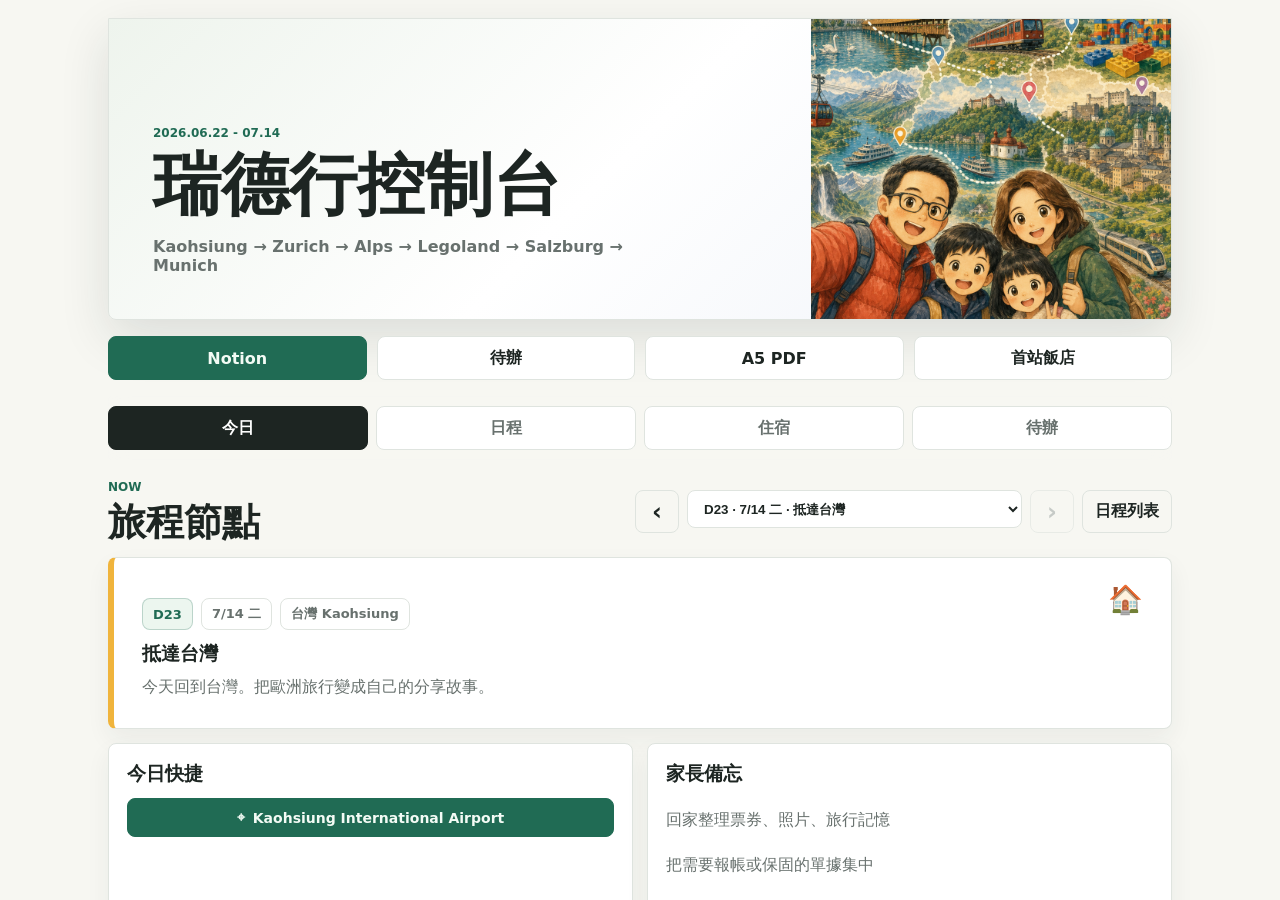
<file: index.html>
<!doctype html>
<html lang="zh-Hant">
  <head>
    <meta charset="utf-8" />
    <meta name="viewport" content="width=device-width, initial-scale=1" />
    <meta http-equiv="refresh" content="0; url=./trip-control-panel/" />
    <title>2026 瑞德行控制台</title>
    <link rel="icon" href="data:," />
    <link rel="canonical" href="./trip-control-panel/" />
  </head>
  <body>
    <p><a href="./trip-control-panel/">前往 2026 瑞德行控制台</a></p>
  </body>
</html>
</file>
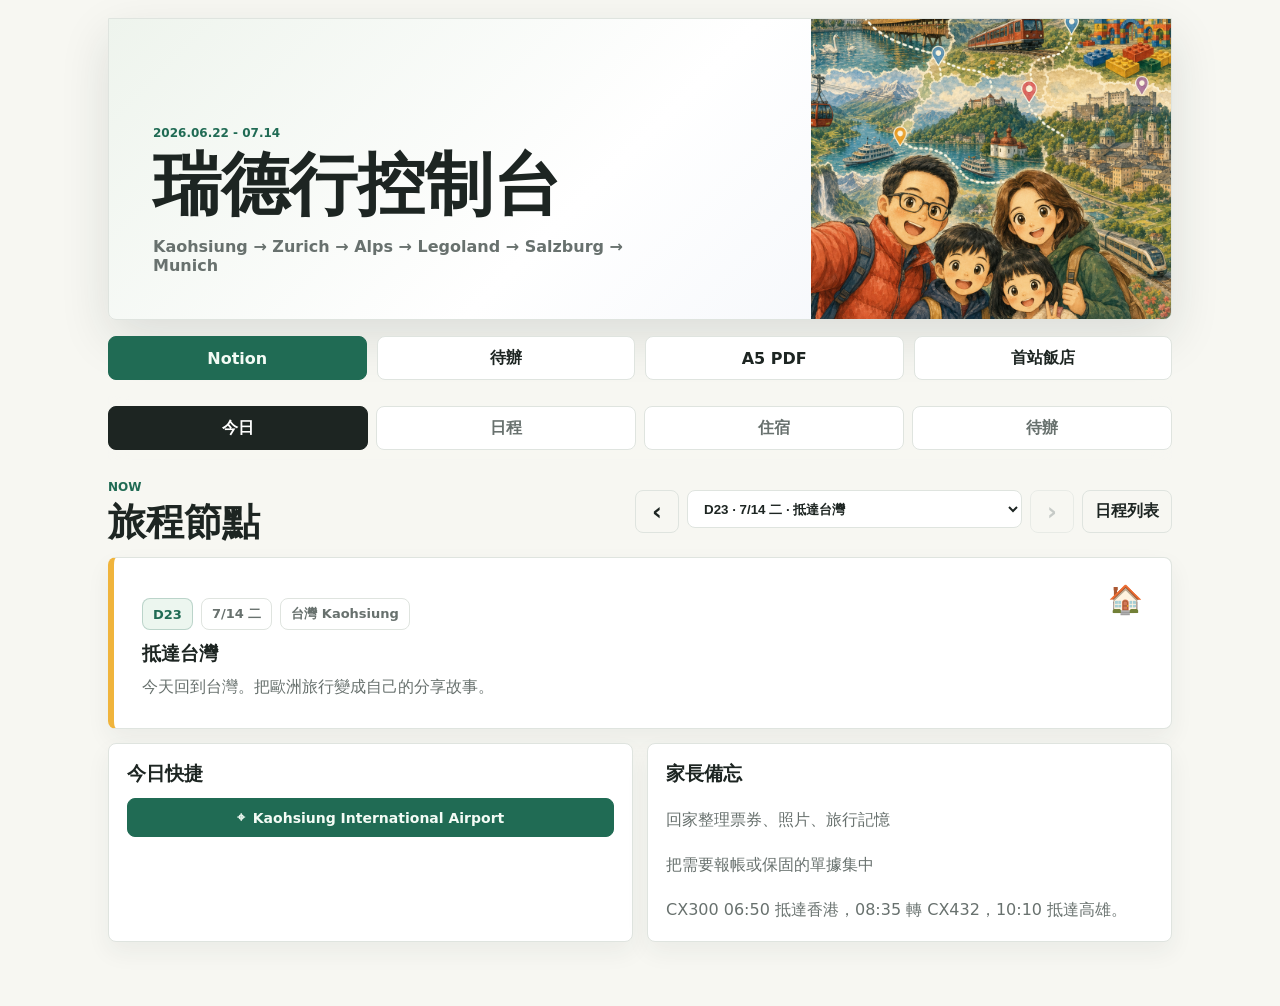
<file: trip-control-panel/index.html>
<!doctype html>
<html lang="zh-Hant">
  <head>
    <meta charset="utf-8" />
    <meta name="viewport" content="width=device-width, initial-scale=1, viewport-fit=cover" />
    <meta name="theme-color" content="#f7f7f2" />
    <title>2026 瑞德行控制台</title>
    <link rel="icon" href="data:," />
    <link rel="stylesheet" href="./styles.css?v=20260608-hero2" />
  </head>
  <body>
    <div class="shell">
      <header class="hero">
        <div class="hero-copy">
          <p class="eyebrow">2026.06.22 - 07.14</p>
          <h1>瑞德行控制台</h1>
          <p class="route">Kaohsiung → Zurich → Alps → Legoland → Salzburg → Munich</p>
        </div>
        <img src="../exports/assets/cover-family-route-hero.png?v=20260608-hero4" alt="瑞士德國奧地利旅行路線圖" />
      </header>

      <main>
        <section class="quick-strip" aria-label="常用入口">
          <a class="quick-button notion" href="https://www.notion.so/2bdd977afa3180a09e4ce5d7d716896c" target="_blank" rel="noreferrer">
            Notion
          </a>
          <button class="quick-button" type="button" data-open-view="actions">
            待辦
          </button>
          <a class="quick-button" href="../exports/2026-swiss-germany-austria-travel-learning-journal-a5.pdf?v=20260608" target="_blank">
            A5 PDF
          </a>
          <a class="quick-button" href="https://www.google.com/maps/search/?api=1&query=Hotel%20Monopol%20Luzern" target="_blank" rel="noreferrer">
            首站飯店
          </a>
        </section>

        <nav class="tabs" aria-label="控制台分頁">
          <button class="tab is-active" type="button" data-view="today">今日</button>
          <button class="tab" type="button" data-view="days">日程</button>
          <button class="tab" type="button" data-view="stays">住宿</button>
          <button class="tab" type="button" data-view="actions">待辦</button>
        </nav>

        <section class="view is-active" id="view-today" aria-labelledby="today-title">
          <div class="section-heading">
            <div>
              <p class="eyebrow">Now</p>
              <h2 id="today-title">旅程節點</h2>
            </div>
            <div class="day-switcher" aria-label="切換日期">
              <button class="ghost-button compact" type="button" id="prev-day">‹</button>
              <label class="select-wrap">
                <span class="sr-only">選擇日期</span>
                <select id="today-select"></select>
              </label>
              <button class="ghost-button compact" type="button" id="next-day">›</button>
              <button class="ghost-button" type="button" data-open-view="days">日程列表</button>
            </div>
          </div>
          <div id="spotlight"></div>
          <div class="today-grid">
            <div class="panel">
              <h3>今日快捷</h3>
              <div id="today-actions" class="action-list"></div>
            </div>
            <div class="panel">
              <h3>家長備忘</h3>
              <div id="today-notes" class="note-stack"></div>
            </div>
          </div>
        </section>

        <section class="view" id="view-days" aria-labelledby="days-title">
          <div class="section-heading">
            <div>
              <p class="eyebrow">D1 - D23</p>
              <h2 id="days-title">每日入口</h2>
            </div>
            <label class="search-box">
              <span>⌕</span>
              <input id="day-filter" type="search" placeholder="搜尋地點 / D7 / Salzburg" autocomplete="off" />
            </label>
          </div>
          <div id="day-list" class="day-list"></div>
        </section>

        <section class="view" id="view-stays" aria-labelledby="stays-title">
          <div class="section-heading">
            <div>
              <p class="eyebrow">Hotels</p>
              <h2 id="stays-title">住宿節點</h2>
            </div>
          </div>
          <div id="stay-list" class="stay-list"></div>
        </section>

        <section class="view" id="view-actions" aria-labelledby="actions-title">
          <div class="section-heading">
            <div>
              <p class="eyebrow">Before Departure</p>
              <h2 id="actions-title">出發前待辦</h2>
            </div>
            <div class="button-row heading-actions">
              <a class="ghost-button" href="./checklist.html" target="_blank">完整清單</a>
              <a class="ghost-button" href="https://www.notion.so/34fd977afa318129999eecc0099f921e" target="_blank" rel="noreferrer">Notion 待辦</a>
            </div>
          </div>
          <div id="action-board" class="action-board"></div>
        </section>
      </main>
    </div>

    <div class="toast" id="toast" role="status" aria-live="polite"></div>

    <dialog class="day-dialog" id="day-dialog">
      <div class="dialog-top">
        <div>
          <p class="eyebrow" id="dialog-code"></p>
          <h2 id="dialog-title"></h2>
        </div>
        <button class="icon-button" type="button" id="close-dialog" aria-label="關閉">×</button>
      </div>
      <div id="dialog-body"></div>
    </dialog>

    <script src="./app.js"></script>
  </body>
</html>
</file>
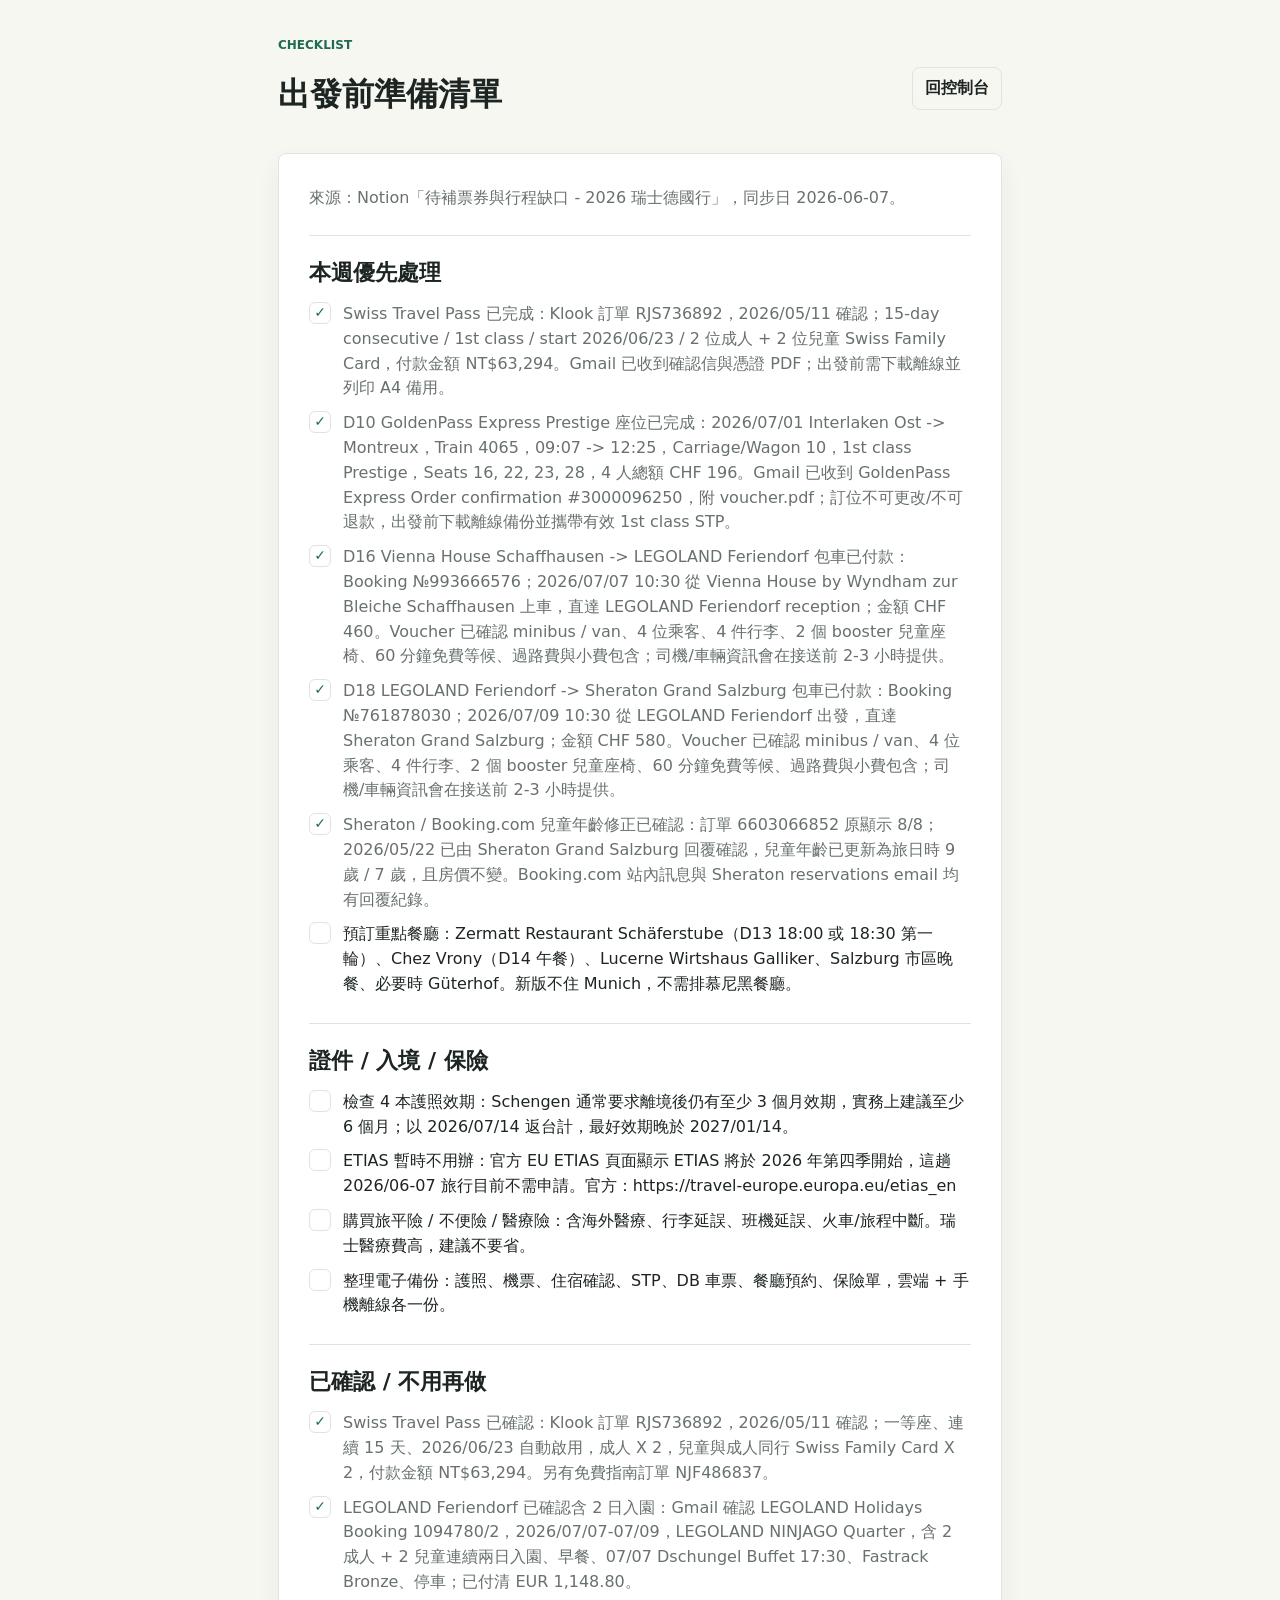
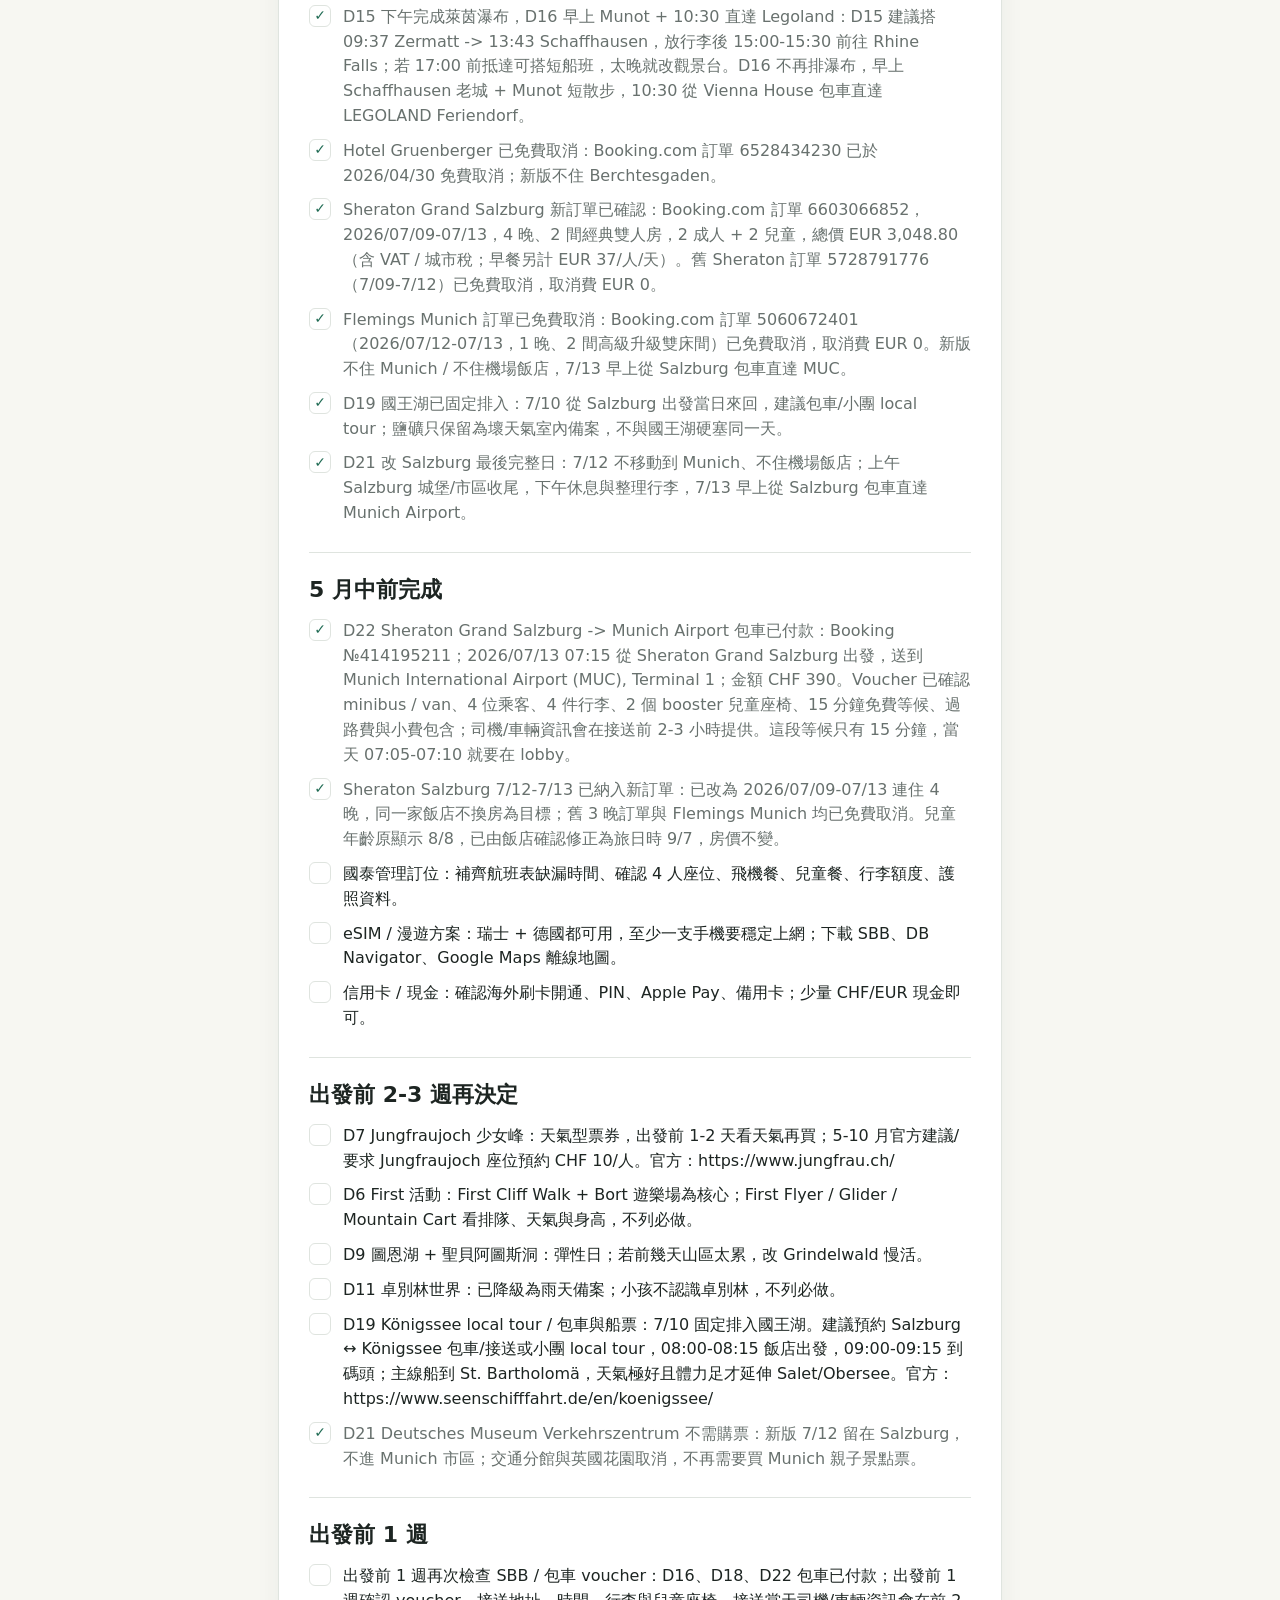
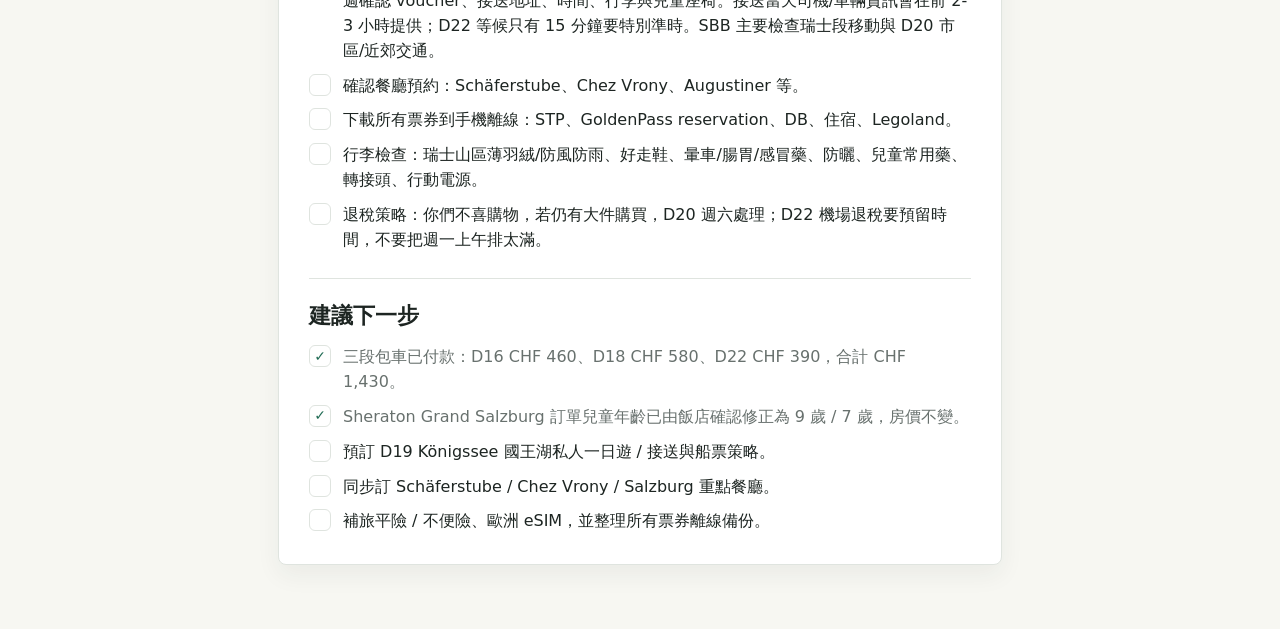
<file: trip-control-panel/checklist.html>
<!doctype html>
<html lang="zh-Hant">
  <head>
    <meta charset="utf-8" />
    <meta name="viewport" content="width=device-width, initial-scale=1, viewport-fit=cover" />
    <meta name="theme-color" content="#f7f7f2" />
    <title>出發前準備清單</title>
    <link rel="icon" href="data:," />
    <link rel="stylesheet" href="./styles.css" />
  </head>
  <body>
    <main class="shell checklist-shell">
      <div class="section-heading">
        <div>
          <p class="eyebrow">Checklist</p>
          <h1>出發前準備清單</h1>
        </div>
        <a class="ghost-button" href="./">回控制台</a>
      </div>
      <article class="markdown-body" id="checklist-content">
        <p>載入中...</p>
      </article>
    </main>

    <script src="./checklist.js"></script>
  </body>
</html>
</file>
<file: trip-control-panel/styles.css>
:root {
  color-scheme: light;
  --paper: #f7f7f2;
  --ink: #1d2522;
  --muted: #68716e;
  --line: #dfe4df;
  --panel: #ffffff;
  --green: #206b54;
  --green-ink: #f3fbf5;
  --blue: #2f6690;
  --sun: #f0b43c;
  --rust: #ad5d3c;
  --shadow: 0 18px 50px rgba(28, 45, 42, 0.12);
}

* {
  box-sizing: border-box;
}

html {
  min-height: 100%;
  background: var(--paper);
}

body {
  margin: 0;
  min-height: 100%;
  color: var(--ink);
  font-family:
    ui-sans-serif,
    system-ui,
    -apple-system,
    BlinkMacSystemFont,
    "Segoe UI",
    sans-serif;
  letter-spacing: 0;
}

button,
input {
  font: inherit;
}

a {
  color: inherit;
  text-decoration: none;
}

.shell {
  width: min(1120px, 100%);
  margin: 0 auto;
  padding: 18px clamp(14px, 3vw, 28px) 64px;
}

.hero {
  min-height: 300px;
  display: grid;
  grid-template-columns: minmax(0, 1fr) minmax(240px, 360px);
  align-items: end;
  gap: 24px;
  overflow: hidden;
  border-radius: 0 0 8px 8px;
  background: linear-gradient(135deg, #eef4ed 0%, #ffffff 48%, #eef2f8 100%);
  border: 1px solid var(--line);
  box-shadow: var(--shadow);
}

.hero-copy {
  padding: clamp(24px, 5vw, 44px);
}

.hero h1,
.section-heading h2,
.dialog-top h2 {
  margin: 0;
  line-height: 1.08;
}

.hero h1 {
  max-width: 8em;
  font-size: clamp(34px, 7vw, 68px);
  letter-spacing: 0;
}

.hero img {
  width: 100%;
  height: 300px;
  object-fit: cover;
  object-position: center bottom;
  align-self: stretch;
}

.eyebrow {
  margin: 0 0 8px;
  color: var(--green);
  font-size: 12px;
  font-weight: 800;
  letter-spacing: 0;
  text-transform: uppercase;
}

.route {
  max-width: 520px;
  margin: 16px 0 0;
  color: var(--muted);
  font-weight: 650;
}

.quick-strip {
  display: grid;
  grid-template-columns: repeat(4, minmax(0, 1fr));
  gap: 10px;
  margin: 16px 0;
}

.quick-button,
.link-button,
.ghost-button,
.tab,
.chip,
.icon-button {
  min-height: 44px;
  border: 1px solid var(--line);
  border-radius: 8px;
  background: var(--panel);
  color: var(--ink);
  cursor: pointer;
  -webkit-tap-highlight-color: transparent;
}

.quick-button,
.link-button,
.ghost-button {
  display: inline-flex;
  align-items: center;
  justify-content: center;
  gap: 8px;
  padding: 10px 12px;
  font-weight: 750;
}

.quick-button {
  width: 100%;
}

.quick-button.notion,
.link-button.primary {
  background: var(--green);
  border-color: var(--green);
  color: var(--green-ink);
}

.tabs {
  position: sticky;
  top: 0;
  z-index: 10;
  display: grid;
  grid-template-columns: repeat(4, minmax(0, 1fr));
  gap: 8px;
  padding: 10px 0;
  background: rgba(247, 247, 242, 0.9);
  backdrop-filter: blur(10px);
}

.tab {
  font-weight: 850;
  color: var(--muted);
}

.tab.is-active {
  background: var(--ink);
  border-color: var(--ink);
  color: #fff;
}

.view {
  display: none;
}

.view.is-active {
  display: block;
}

.section-heading {
  display: flex;
  align-items: center;
  justify-content: space-between;
  gap: 12px;
  margin: 20px 0 14px;
}

.heading-actions,
.day-switcher {
  justify-content: flex-end;
}

.day-switcher {
  display: flex;
  flex-wrap: wrap;
  gap: 8px;
}

.ghost-button.compact {
  width: 44px;
  padding: 0;
  font-size: 24px;
}

.ghost-button:disabled {
  color: #a6adab;
  cursor: default;
  opacity: 0.6;
}

.select-wrap {
  min-width: min(330px, 100%);
}

.select-wrap select {
  width: 100%;
  min-height: 38px;
  padding: 0 34px 0 12px;
  border: 1px solid var(--line);
  border-radius: 8px;
  background: #fff;
  color: var(--ink);
  font-weight: 800;
}

.sr-only {
  position: absolute;
  width: 1px;
  height: 1px;
  overflow: hidden;
  clip: rect(0 0 0 0);
  white-space: nowrap;
}

.section-heading h2 {
  font-size: clamp(24px, 4vw, 38px);
}

.search-box {
  display: flex;
  min-width: min(360px, 100%);
  align-items: center;
  gap: 8px;
  border: 1px solid var(--line);
  border-radius: 8px;
  background: #fff;
  padding: 0 12px;
}

.search-box input {
  width: 100%;
  min-height: 44px;
  border: 0;
  outline: 0;
  background: transparent;
  color: var(--ink);
}

.spotlight-card,
.day-card,
.stay-card,
.todo-card,
.panel {
  border: 1px solid var(--line);
  border-radius: 8px;
  background: var(--panel);
  box-shadow: 0 10px 24px rgba(31, 47, 44, 0.06);
}

.spotlight-card {
  display: grid;
  grid-template-columns: minmax(0, 1fr) auto;
  gap: 16px;
  padding: clamp(18px, 3vw, 28px);
  border-left: 6px solid var(--sun);
}

.day-meta {
  display: flex;
  flex-wrap: wrap;
  gap: 8px;
  margin: 12px 0;
}

.chip {
  display: inline-flex;
  align-items: center;
  min-height: 32px;
  padding: 5px 10px;
  color: var(--muted);
  font-size: 13px;
  font-weight: 750;
  cursor: default;
}

.chip.accent {
  border-color: rgba(32, 107, 84, 0.24);
  background: #ecf6ef;
  color: var(--green);
}

.spotlight-card h3,
.day-card h3,
.stay-card h3,
.todo-card h4,
.panel h3 {
  margin: 0;
  font-size: 19px;
  line-height: 1.2;
}

.spotlight-card p,
.day-card p,
.stay-card p,
.todo-card p,
.panel p {
  margin: 10px 0 0;
  color: var(--muted);
  line-height: 1.55;
}

.today-grid {
  display: grid;
  grid-template-columns: minmax(0, 1fr) minmax(0, 1fr);
  gap: 14px;
  margin-top: 14px;
}

.panel {
  padding: 18px;
}

.action-list,
.note-stack {
  display: grid;
  gap: 10px;
  margin-top: 14px;
}

.day-list,
.stay-list,
.action-board {
  display: grid;
  gap: 12px;
}

.todo-summary {
  display: flex;
  flex-wrap: wrap;
  gap: 8px;
}

.todo-summary span,
.completed-details summary {
  border: 1px solid var(--line);
  border-radius: 8px;
  background: #fff;
  padding: 10px 12px;
  color: var(--muted);
  font-weight: 850;
}

.completed-details {
  display: grid;
  gap: 10px;
}

.completed-details summary {
  cursor: pointer;
  list-style-position: inside;
}

.completed-list {
  display: grid;
  gap: 12px;
  margin-top: 12px;
}

.day-list {
  grid-template-columns: repeat(auto-fill, minmax(250px, 1fr));
}

.day-card {
  display: grid;
  gap: 12px;
  padding: 16px;
}

.day-card-top {
  display: flex;
  align-items: flex-start;
  justify-content: space-between;
  gap: 10px;
}

.day-code {
  display: inline-flex;
  min-width: 50px;
  min-height: 50px;
  align-items: center;
  justify-content: center;
  border-radius: 8px;
  background: var(--ink);
  color: #fff;
  font-weight: 900;
}

.day-icon {
  font-size: 28px;
  line-height: 1;
}

.button-row {
  display: flex;
  flex-wrap: wrap;
  gap: 8px;
}

.link-button {
  min-height: 38px;
  flex: 1 1 112px;
  font-size: 14px;
}

.ghost-button {
  min-height: 38px;
  background: transparent;
}

.stay-card {
  display: grid;
  grid-template-columns: minmax(0, 1fr) auto;
  gap: 12px;
  padding: 16px;
}

.stay-days {
  display: flex;
  flex-wrap: wrap;
  gap: 6px;
  margin-top: 12px;
}

.todo-card {
  display: grid;
  grid-template-columns: auto minmax(0, 1fr);
  gap: 12px;
  padding: 16px;
}

.todo-section {
  display: grid;
  gap: 10px;
}

.todo-section h3 {
  margin: 8px 0 0;
  font-size: 18px;
}

.todo-section-list {
  display: grid;
  gap: 10px;
}

.todo-dot {
  width: 12px;
  height: 12px;
  margin-top: 5px;
  border-radius: 50%;
  background: var(--rust);
}

.todo-card.done .todo-dot {
  background: var(--green);
}

.toast {
  position: fixed;
  left: 50%;
  bottom: 22px;
  z-index: 30;
  transform: translateX(-50%) translateY(24px);
  min-width: 220px;
  max-width: min(420px, calc(100vw - 32px));
  padding: 12px 14px;
  border-radius: 8px;
  background: var(--ink);
  color: #fff;
  opacity: 0;
  pointer-events: none;
  transition:
    opacity 160ms ease,
    transform 160ms ease;
  text-align: center;
  font-weight: 800;
}

.toast.is-visible {
  opacity: 1;
  transform: translateX(-50%);
}

.day-dialog {
  width: min(720px, calc(100vw - 24px));
  max-height: min(760px, calc(100vh - 32px));
  border: 0;
  border-radius: 8px;
  padding: 0;
  color: var(--ink);
  box-shadow: var(--shadow);
}

.day-dialog::backdrop {
  background: rgba(20, 30, 28, 0.48);
}

.dialog-top {
  display: flex;
  align-items: flex-start;
  justify-content: space-between;
  gap: 12px;
  padding: 20px 20px 12px;
  border-bottom: 1px solid var(--line);
}

.icon-button {
  width: 42px;
  height: 42px;
  padding: 0;
  font-size: 28px;
  line-height: 1;
}

#dialog-body {
  padding: 16px 20px 22px;
}

.dialog-section {
  margin-top: 18px;
}

.dialog-section:first-child {
  margin-top: 0;
}

.task-list {
  margin: 10px 0 0;
  padding-left: 20px;
  color: var(--muted);
  line-height: 1.6;
}

.empty-state {
  padding: 24px;
  border: 1px dashed var(--line);
  border-radius: 8px;
  background: rgba(255, 255, 255, 0.72);
  color: var(--muted);
  text-align: center;
}

.checklist-shell {
  max-width: 780px;
}

.markdown-body {
  border: 1px solid var(--line);
  border-radius: 8px;
  background: #fff;
  padding: clamp(18px, 4vw, 30px);
  box-shadow: 0 10px 24px rgba(31, 47, 44, 0.06);
}

.markdown-body h1,
.markdown-body h2,
.markdown-body p {
  margin: 0;
}

.markdown-body h1 {
  font-size: 30px;
}

.markdown-body h2 {
  margin-top: 26px;
  padding-top: 22px;
  border-top: 1px solid var(--line);
  font-size: 22px;
}

.markdown-body h2:first-child {
  margin-top: 0;
  padding-top: 0;
  border-top: 0;
}

.markdown-body p {
  color: var(--muted);
  line-height: 1.7;
}

.markdown-body p + h2 {
  margin-top: 24px;
}

.markdown-body ul {
  display: grid;
  gap: 10px;
  margin: 14px 0 0;
  padding: 0;
  list-style: none;
}

.markdown-body li {
  display: grid;
  grid-template-columns: 24px minmax(0, 1fr);
  gap: 10px;
  line-height: 1.55;
}

.task-check {
  width: 22px;
  height: 22px;
  display: inline-flex;
  align-items: center;
  justify-content: center;
  border: 1px solid var(--line);
  border-radius: 6px;
  color: var(--green);
  font-size: 14px;
  font-weight: 900;
}

.markdown-body li.is-done {
  color: var(--muted);
}

@media (max-width: 720px) {
  .shell {
    padding-inline: 10px;
  }

  .hero {
    grid-template-columns: 1fr;
    min-height: auto;
  }

  .hero-copy {
    padding: 24px 18px 4px;
  }

  .hero h1 {
    font-size: 42px;
  }

  .hero img {
    height: 260px;
  }

  .quick-strip {
    grid-template-columns: repeat(2, minmax(0, 1fr));
  }

  .section-heading {
    align-items: stretch;
    flex-direction: column;
  }

  .day-switcher,
  .heading-actions {
    justify-content: stretch;
  }

  .day-switcher {
    display: grid;
    grid-template-columns: 44px minmax(0, 1fr) 44px;
  }

  .day-switcher .select-wrap {
    min-width: 0;
  }

  .day-switcher .ghost-button:not(.compact) {
    grid-column: 1 / -1;
  }

  .today-grid {
    grid-template-columns: 1fr;
  }

  .spotlight-card,
  .stay-card {
    grid-template-columns: 1fr;
  }

  .day-list {
    grid-template-columns: 1fr;
  }

  .tabs {
    gap: 6px;
  }

  .tab {
    min-height: 40px;
  }
}
</file>
